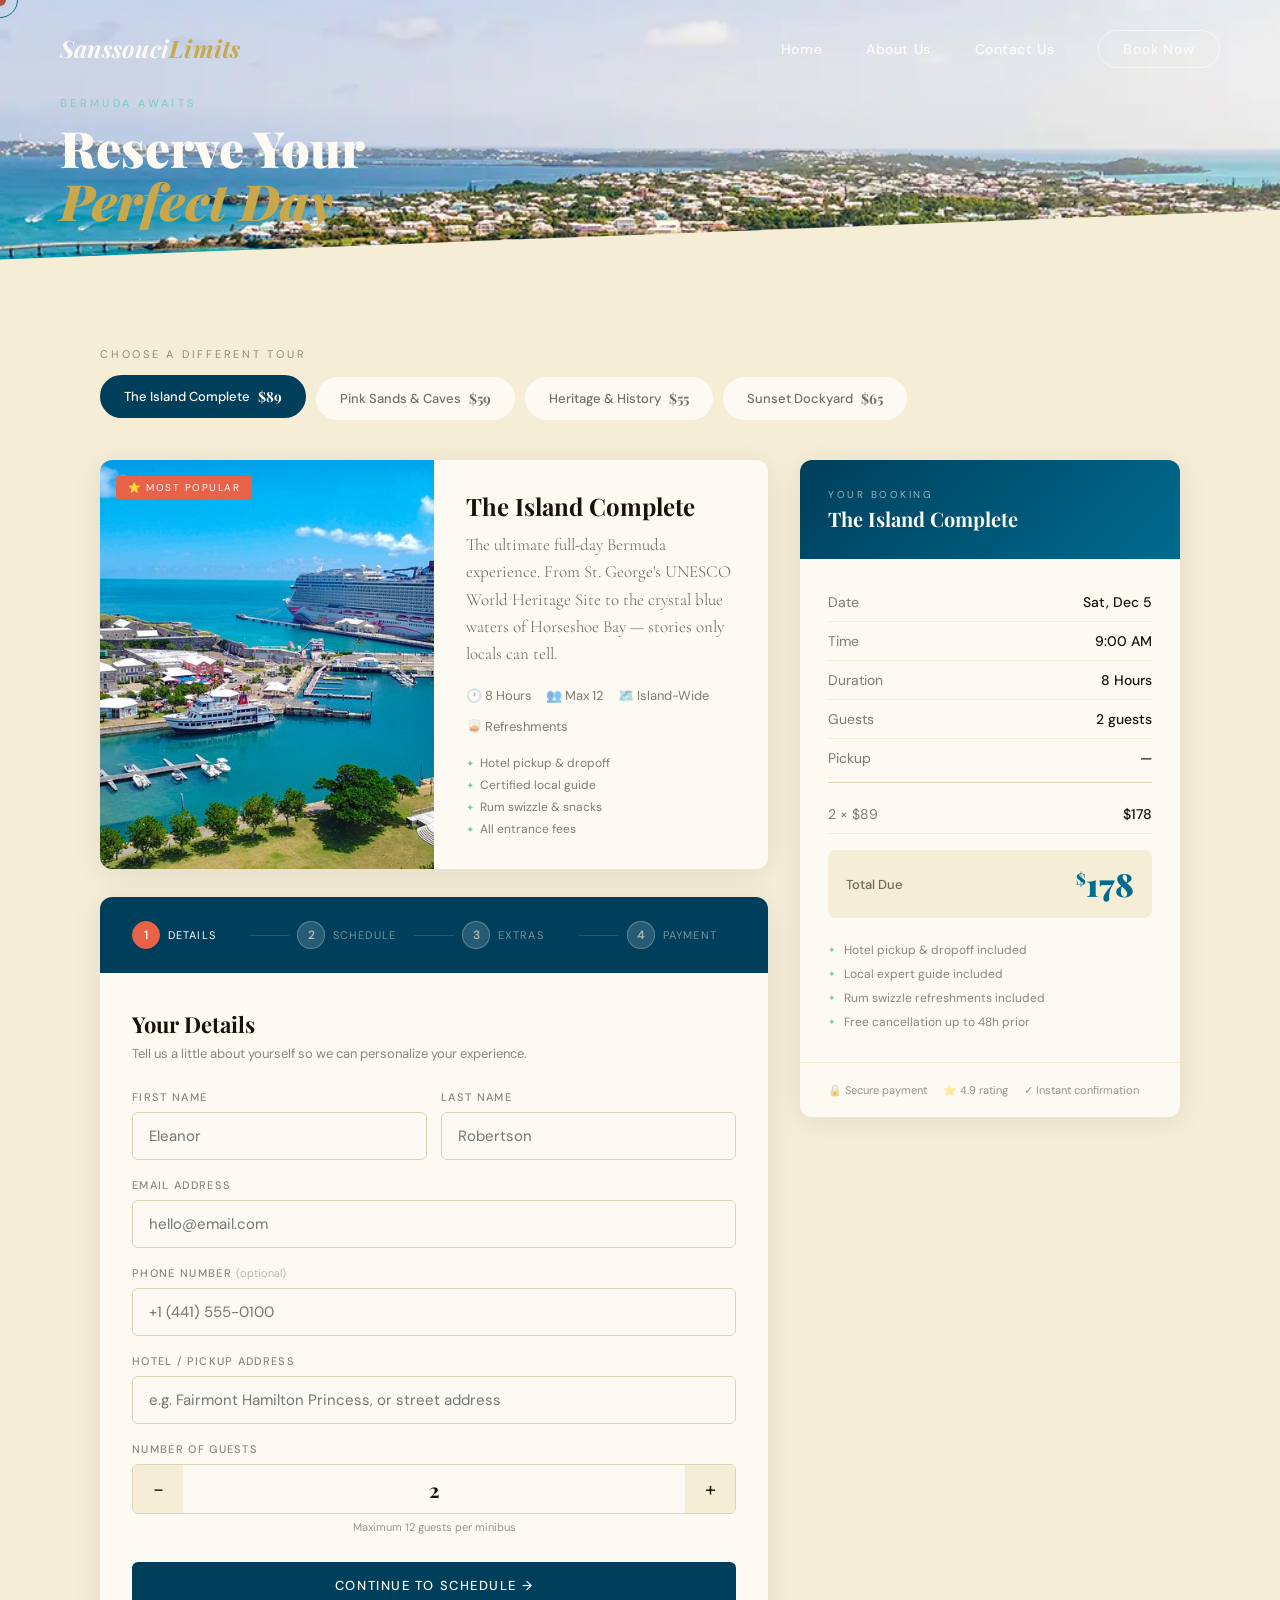
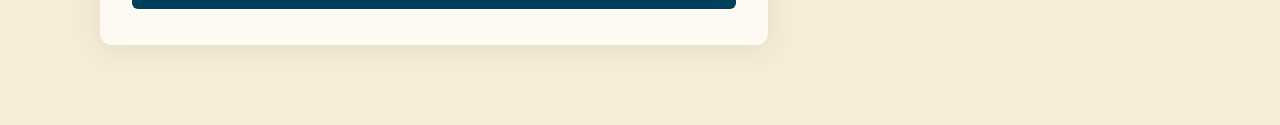
<file: Book/index.html>
<!DOCTYPE html>
<html lang="en">
<head>
<meta charset="UTF-8">
<meta name="viewport" content="width=device-width, initial-scale=1.0">
<title>Book Your Tour — Sanssouci Tours Bermuda</title>
<link rel="preconnect" href="https://fonts.googleapis.com">
<link rel="stylesheet" href="styles.css">
<link rel="preconnect" href="https://fonts.gstatic.com" crossorigin>
<link href="https://fonts.googleapis.com/css2?family=Playfair+Display:ital,wght@0,400;0,700;0,900;1,400;1,700&family=Cormorant+Garamond:ital,wght@0,300;0,400;0,500;1,300;1,400&family=DM+Sans:wght@300;400;500&display=swap" rel="stylesheet">

</head>
<body>

<!-- Custom Cursor -->
<div class="cursor" id="cursor"></div>
<div class="cursor-ring" id="cursorRing"></div>

<!-- NAV -->
<nav id="navbar">
  <a href="../index.html" class="nav-logo">Sanssouci<span>Limits</span></a>
  <ul class="nav-links">
    <li><a href="../index.html">Home</a></li>
    <li><a href="../index.html#about">About Us</a></li>
    <li><a href="../index.html#contact">Contact Us</a></li>
    <li><a href="#" class="nav-cta">Book Now</a></li>
  </ul>
  <button class="hamburger" id="hamburger" aria-label="Open menu" aria-expanded="false">
  <span></span>
  <span></span>
  <span></span>
</button>
</nav>
<!-- Mobile Menu -->
 <ul class="mobile-menu" id="mobileMenu">
  <li><a href="#home"    onclick="closeMenu()">Home</a></li>
  <li><a href="#about"   onclick="closeMenu()">About Us</a></li>
  <li><a href="#contact" onclick="closeMenu()">Contact Us</a></li>
  <li style="border:none">
    <a href="./Book/index.html" class="mobile-cta" onclick="closeMenu()">Book Now</a>
  </li>
</ul>

<!-- PAGE HEADER -->
<div class="page-header">
  <div class="page-header-inner">
    <div class="page-header-eyebrow">Bermuda Awaits</div>
    <h1 class="page-header-title">Reserve Your<br><em>Perfect Day</em></h1>
  </div>
</div>

<!-- SUCCESS PAGE (hidden until payment) -->
<div class="success-page" id="successPage">
  <div class="success-card">
    <div class="success-checkmark">✓</div>
    <div class="success-title">You're Booked!</div>
    <p class="success-subtitle">Get ready for the adventure of a lifetime. Your Bermuda story starts here.</p>
    <div class="success-ref" id="successRef">Booking #SST-00000</div>
    <div class="success-details" id="successDetails"></div>
    <a href="index.html" class="success-btn">← Back to Home</a>
  </div>
</div>

<!-- MAIN BOOKING UI -->
<div id="bookingUI">

  <!-- TOUR SWITCHER -->
  <div class="tour-switcher">
    <div class="switcher-label">Choose a different tour</div>
    <div class="switcher-tabs">
      <button class="switcher-tab" data-tour="island-complete" onclick="switchTour('island-complete')">
        The Island Complete <span class="tab-price">$89</span>
      </button>
      <button class="switcher-tab" data-tour="pink-sands" onclick="switchTour('pink-sands')">
        Pink Sands & Caves <span class="tab-price">$59</span>
      </button>
      <button class="switcher-tab" data-tour="heritage" onclick="switchTour('heritage')">
        Heritage & History <span class="tab-price">$55</span>
      </button>
      <button class="switcher-tab" data-tour="sunset" onclick="switchTour('sunset')">
        Sunset Dockyard <span class="tab-price">$65</span>
      </button>
    </div>
  </div>

  <!-- BOOKING LAYOUT -->
  <div class="booking-layout">

    <!-- LEFT: Tour preview + form -->
    <div>

      <!-- Tour Preview Card -->
      <div class="tour-preview" id="tourPreviewCard">
        <div class="tour-preview-img">
          <img id="previewImg" src="" alt="Tour">
          <span class="tp-tag" id="previewTag"></span>
        </div>
        <div class="tour-preview-info">
          <div class="tp-name" id="previewName"></div>
          <div class="tp-desc" id="previewDesc"></div>
          <div class="tp-meta" id="previewMeta"></div>
          <div class="tp-includes" id="previewIncludes"></div>
        </div>
      </div>

      <!-- MULTI-STEP FORM -->
      <div class="booking-form-card">

        <!-- Step Progress -->
        <div class="step-progress">
          <div class="step-item active" id="stepIndicator1">
            <div class="step-num">1</div>
            <div class="step-label">Details</div>
          </div>
          <div class="step-connector"></div>
          <div class="step-item" id="stepIndicator2">
            <div class="step-num">2</div>
            <div class="step-label">Schedule</div>
          </div>
          <div class="step-connector"></div>
          <div class="step-item" id="stepIndicator3">
            <div class="step-num">3</div>
            <div class="step-label">Extras</div>
          </div>
          <div class="step-connector"></div>
          <div class="step-item" id="stepIndicator4">
            <div class="step-num">4</div>
            <div class="step-label">Payment</div>
          </div>
        </div>

        <!-- Step 1: Personal Details -->
        <div class="form-step active" id="step1">
          <div class="step-title">Your Details</div>
          <div class="step-subtitle">Tell us a little about yourself so we can personalize your experience.</div>
          <div class="form-row">
            <div class="form-group">
              <label class="form-label">First Name</label>
              <input type="text" class="form-input" id="firstName" placeholder="Eleanor">
            </div>
            <div class="form-group">
              <label class="form-label">Last Name</label>
              <input type="text" class="form-input" id="lastName" placeholder="Robertson">
            </div>
          </div>
          <div class="form-group">
            <label class="form-label">Email Address</label>
            <input type="email" class="form-input" id="emailInput" placeholder="hello@email.com">
          </div>
          <div class="form-group">
            <label class="form-label">Phone Number <span style="font-weight:300;text-transform:none;letter-spacing:0;color:rgba(26,18,8,.35)">(optional)</span></label>
            <input type="tel" class="form-input" id="phoneInput" placeholder="+1 (441) 555-0100">
          </div>
          <div class="form-group">
            <label class="form-label">Hotel / Pickup Address</label>
            <input type="text" class="form-input" id="pickupInput" placeholder="e.g. Fairmont Hamilton Princess, or street address">
          </div>
          <div class="form-group">
            <label class="form-label">Number of Guests</label>
            <div class="guest-stepper">
              <button class="stepper-btn" onclick="changeGuests(-1)">−</button>
              <div class="stepper-val" id="guestCount">2</div>
              <button class="stepper-btn" onclick="changeGuests(1)">+</button>
            </div>
            <div class="stepper-label">Maximum 12 guests per minibus</div>
          </div>
          <div class="step-nav">
            <button class="btn-next" onclick="goToStep(2)">Continue to Schedule →</button>
          </div>
        </div>

        <!-- Step 2: Schedule -->
        <div class="form-step" id="step2">
          <div class="step-title">Pick Your Date</div>
          <div class="step-subtitle">All tours run daily. We recommend booking at least 48 hours ahead.</div>
          <div class="date-time-grid">
            <div class="form-group">
              <label class="form-label">Tour Date</label>
              <input type="date" class="form-input" id="tourDate" onchange="updateSummary()">
            </div>
            <div class="form-group">
              <label class="form-label">Preferred Time</label>
              <select class="form-input" id="tourTime" onchange="updateSummary()">
                <option value="8:00 AM">8:00 AM</option>
                <option value="9:00 AM" selected>9:00 AM</option>
                <option value="10:00 AM">10:00 AM</option>
                <option value="11:00 AM">11:00 AM</option>
                <option value="12:00 PM">12:00 PM</option>
                <option value="1:00 PM">1:00 PM</option>
                <option value="2:00 PM">2:00 PM</option>
                <option value="3:00 PM">3:00 PM</option>
                <option value="4:00 PM">4:00 PM — Sunset tours only</option>
              </select>
            </div>
          </div>
          <div class="form-group">
            <label class="form-label">Special Requests <span style="font-weight:300;text-transform:none;letter-spacing:0;color:rgba(26,18,8,.35)">(optional)</span></label>
            <textarea class="form-input" id="specialRequests" rows="3" placeholder="Dietary needs, accessibility requirements, anniversary surprise..." style="resize:vertical;font-family:'DM Sans',sans-serif;"></textarea>
          </div>
          <div class="step-nav">
            <button class="btn-back" onclick="goToStep(1)">← Back</button>
            <button class="btn-next" onclick="goToStep(3)">Continue to Extras →</button>
          </div>
        </div>

        <!-- Step 3: Extras -->
        <div class="form-step" id="step3">
          <div class="step-title">Enhance Your Tour</div>
          <div class="step-subtitle">Optional add-ons to make your day even more special.</div>
          <div class="extras-grid">
            <div class="extra-item" onclick="toggleExtra(this, 'Photography Package', 35)" data-extra="photo">
              <div class="extra-check">✓</div>
              <div>
                <div class="extra-name">📸 Photo Package</div>
                <div class="extra-price">+$35/person</div>
                <div class="extra-desc">Professional photos delivered digitally</div>
              </div>
            </div>
            <div class="extra-item" onclick="toggleExtra(this, 'Rum Swizzle Upgrade', 18)" data-extra="rum">
              <div class="extra-check">✓</div>
              <div>
                <div class="extra-name">🥃 Swizzle Upgrade</div>
                <div class="extra-price">+$18/person</div>
                <div class="extra-desc">Premium rum + local snack board</div>
              </div>
            </div>
            <div class="extra-item" onclick="toggleExtra(this, 'Snorkeling Kit', 25)" data-extra="snorkel">
              <div class="extra-check">✓</div>
              <div>
                <div class="extra-name">🤿 Snorkel Kit</div>
                <div class="extra-price">+$25/person</div>
                <div class="extra-desc">Mask, fins & guided reef stop</div>
              </div>
            </div>
            <div class="extra-item" onclick="toggleExtra(this, 'Lunch Hamper', 28)" data-extra="lunch">
              <div class="extra-check">✓</div>
              <div>
                <div class="extra-name">🧺 Lunch Hamper</div>
                <div class="extra-price">+$28/person</div>
                <div class="extra-desc">Gourmet Bermudian picnic basket</div>
              </div>
            </div>
          </div>
          <div class="step-nav">
            <button class="btn-back" onclick="goToStep(2)">← Back</button>
            <button class="btn-next" onclick="goToStep(4)">Continue to Payment →</button>
          </div>
        </div>

        <!-- Step 4: Payment -->
        <div class="form-step" id="step4">
          <div class="step-title">Secure Payment</div>
          <div class="step-subtitle">Your booking is protected with 256-bit SSL encryption.</div>
          <div class="secure-badge">🔒 All transactions are encrypted and secure.</div>
          <div class="card-logos">
            <span class="card-logo">VISA</span>
            <span class="card-logo">MC</span>
            <span class="card-logo">AMEX</span>
            <span class="card-logo">DISC</span>
          </div>
          <div class="form-group">
            <label class="form-label">Cardholder Name</label>
            <input type="text" class="form-input" id="cardName" placeholder="Eleanor Robertson">
          </div>
          <div class="form-group">
            <label class="form-label">Card Number</label>
            <div class="card-input-wrap">
              <input type="text" class="form-input" id="cardNum" placeholder="1234  5678  9012  3456" maxlength="19" oninput="formatCard(this)">
              <span class="card-type" id="cardTypeLabel"></span>
            </div>
          </div>
          <div class="form-row">
            <div class="form-group">
              <label class="form-label">Expiry Date</label>
              <input type="text" class="form-input" id="cardExpiry" placeholder="MM / YY" maxlength="7" oninput="formatExpiry(this)">
            </div>
            <div class="form-group">
              <label class="form-label">CVV</label>
              <input type="text" class="form-input" id="cardCvv" placeholder="•••" maxlength="4">
            </div>
          </div>
          <div style="background:var(--sand);border-radius:8px;padding:16px 20px;margin:20px 0;display:flex;justify-content:space-between;align-items:center;">
            <div>
              <div style="font-size:12px;color:rgba(26,18,8,.5);margin-bottom:2px;">Total Charged Today</div>
              <div style="font-size:11px;color:rgba(26,18,8,.4);">Free cancellation up to 48h before</div>
            </div>
            <div style="font-family:'Playfair Display',serif;font-size:28px;font-weight:700;color:var(--ocean)" id="finalTotal">$178</div>
          </div>
          <div class="step-nav">
            <button class="btn-back" onclick="goToStep(3)">← Back</button>
            <button class="btn-pay" onclick="handlePayment()">🔒 Confirm & Pay</button>
          </div>
        </div>

      </div><!-- /booking-form-card -->
    </div><!-- /left col -->

    <!-- ORDER SUMMARY SIDEBAR -->
    <div class="order-summary">
      <div class="os-header">
        <div class="os-header-label">Your Booking</div>
        <div class="os-tour-name" id="osTourName">The Island Complete</div>
      </div>
      <div class="os-body">
        <div class="os-row">
          <span class="os-row-label">Date</span>
          <span class="os-row-val" id="osDate">—</span>
        </div>
        <div class="os-row">
          <span class="os-row-label">Time</span>
          <span class="os-row-val" id="osTime">9:00 AM</span>
        </div>
        <div class="os-row">
          <span class="os-row-label">Duration</span>
          <span class="os-row-val" id="osDuration">8 Hours</span>
        </div>
        <div class="os-row">
          <span class="os-row-label">Guests</span>
          <span class="os-row-val" id="osGuests">2 guests</span>
        </div>
        <div class="os-row">
          <span class="os-row-label">Pickup</span>
          <span class="os-row-val" id="osPickup">—</span>
        </div>
        <div class="os-divider"></div>
        <div class="os-row">
          <span class="os-row-label" id="osBaseLabel">2 × $89</span>
          <span class="os-row-val" id="osBaseTotal">$178</span>
        </div>
        <div id="osExtrasRows"></div>
        <div class="os-total">
          <div class="os-total-label">Total Due</div>
          <div class="os-total-price"><sup>$</sup><span id="osTotalNum">178</span></div>
        </div>
      </div>
      <div class="os-perks">
        <div class="os-perk">Hotel pickup & dropoff included</div>
        <div class="os-perk">Local expert guide included</div>
        <div class="os-perk">Rum swizzle refreshments included</div>
        <div class="os-perk">Free cancellation up to 48h prior</div>
      </div>
      <div class="os-trust">
        <div class="trust-item">🔒 Secure payment</div>
        <div class="trust-item">⭐ 4.9 rating</div>
        <div class="trust-item">✓ Instant confirmation</div>
      </div>
    </div>

  </div><!-- /booking-layout -->
</div><!-- /bookingUI -->
<script src="scripts.js"></script>
</body>
</html>
</file>
<file: Book/styles.css>
:root {
    --ocean: #006B8F;
    --ocean-deep: #003F5C;
    --ocean-light: #4ABFDA;
    --coral: #E8624A;
    --sand: #F5EDD6;
    --sand-dark: #DDD4B8;
    --mint: #7ECBBC;
    --white: #FDFAF4;
    --ink: #1A1208;
    --gold: #C9A84C;
  }

  * { margin: 0; padding: 0; box-sizing: border-box; }
  html { scroll-behavior: smooth; }

  body {
    font-family: 'DM Sans', sans-serif;
    background: var(--sand);
    color: var(--ink);
    min-height: 100vh;
    cursor: none;
  }

/* Custom cursor */
.cursor {
  position: fixed;
  width: 12px;
  height: 12px;
  background: var(--coral);
  border-radius: 50%;
  pointer-events: none;
  z-index: 9999;
  transform: translate(-50%, -50%) scale(1);
  transform-origin: center;
  transition: width .3s, height .3s, opacity .2s;
  mix-blend-mode: multiply;
  opacity: 1;
}

.cursor-ring {
  position: fixed;
  width: 36px;
  height: 36px;
  border: 1.5px solid var(--ocean);
  border-radius: 50%;
  pointer-events: none;
  z-index: 9998;
  transform: translate(-50%, -50%);
  transition: opacity .3s;
  opacity: 1;
}

/* Pulse effect for mobile touch */
.cursor.cursor-pulse {
  animation: cursorPulse 0.2s ease-out;
}

@keyframes cursorPulse {
  0% {
    transform: translate(-50%, -50%) scale(1);
    opacity: 1;
  }
  100% {
    transform: translate(-50%, -50%) scale(2);
    opacity: 0;
  }
}

/* Hide by default on touch devices */
@media (hover: none) and (pointer: coarse) {
  .cursor,
  .cursor-ring {
    display: none !important;
  }
}

  /* NAV */
  nav {
    position: fixed;
    top: 0; left: 0; right: 0;
    z-index: 100;
    padding: 32px 60px;
    display: flex;
    align-items: center;
    justify-content: space-between;
    transition: all 0.4s ease;
  }
  nav.scrolled {
    background: rgba(0,30,45,0.92);
    backdrop-filter: blur(20px);
    padding: 20px 60px;
    box-shadow: 0 1px 0 rgba(0,0,0,0.2);
  }
  .nav-logo {
    font-family: 'Playfair Display', serif;
    font-size: 24px;
    font-weight: 700;
    font-style: italic;
    color: var(--white);
    text-decoration: none;
    letter-spacing: 0.01em;
  }
  .nav-logo span { color: var(--gold); }

  .nav-links {
    display: flex;
    gap: 44px;
    list-style: none;
    align-items: center;
  }
  .nav-links a {
    font-size: 14px;
    font-weight: 500;
    letter-spacing: 0.04em;
    color: rgba(255,255,255,0.9);
    text-decoration: none;
    transition: color 0.25s;
    position: relative;
  }
  .nav-links a::after {
    content: '';
    position: absolute;
    bottom: -4px; left: 0;
    width: 0; height: 1.5px;
    background: var(--coral);
    transition: width 0.3s ease;
  }
  .nav-links a:hover { color: var(--white); }
  .nav-links a:hover::after { width: 100%; }
  .nav-cta {
    background: transparent !important;
    color: var(--white) !important;
    padding: 9px 24px !important;
    border: 1.5px solid rgba(255,255,255,0.55) !important;
    border-radius: 30px !important;
    font-weight: 500 !important;
    letter-spacing: 0.06em !important;
    transition: all 0.3s !important;
  }
  .nav-cta::after { display: none !important; }
  .nav-cta:hover {
    background: var(--coral) !important;
    border-color: var(--coral) !important;
  }
/* HAMBURGER */
.hamburger {
  display: none;
  flex-direction: column;
  justify-content: center;
  gap: 5px;
  width: 36px; height: 36px;
  background: none;
  border: none;
  cursor: pointer;
  padding: 4px;
  z-index: 101;
}
.hamburger span {
  display: block;
  width: 24px; height: 2px;
  background: var(--ink);
  border-radius: 2px;
  transition: transform 0.3s ease, opacity 0.3s ease, width 0.3s ease;
  transform-origin: center;
}
.hamburger.open span:nth-child(1) { transform: translateY(7px) rotate(45deg); }
.hamburger.open span:nth-child(2) { opacity: 0; width: 0; }

/* MOBILE DROPDOWN */
.mobile-menu {
  display: none;
  position: fixed;
  top: 0; left: 0; right: 0;
  background: rgba(0, 30, 45, 0.92);
  backdrop-filter: blur(24px);
  z-index: 99;
  padding: 90px 40px 48px;
  flex-direction: column;
  gap: 0;
  transform: translateY(-100%);
  transition: transform 0.4s cubic-bezier(0.4, 0, 0.2, 1);
}
.mobile-menu.open { transform: translateY(0); }
.mobile-menu li {
  list-style: none;
  border-bottom: 1px solid rgba(255,255,255,0.07);
}
.mobile-menu a {
  display: block;
  padding: 18px 0;
  font-family: 'Playfair Display', serif;
  font-size: 20px;
  font-weight: 700;
  color: rgba(255,255,255,0.85);
  text-decoration: none;
  transition: color 0.2s, padding-left 0.2s;
}
.mobile-menu a:hover { color: var(--coral); padding-left: 8px; }
.mobile-menu .mobile-cta {
  display: inline-block;
  margin-top: 32px;
  background: var(--coral);
  color: var(--white) !important;
  padding: 16px 36px !important;
  border-radius: 40px;
  font-family: 'DM Sans', sans-serif !important;
  font-size: 14px !important;
  font-weight: 500 !important;
  letter-spacing: 0.08em;
  text-transform: uppercase;
}

  /* PAGE HEADER */
  .page-header {
    background: url(../Assets/experience.jpg) top/cover;
    padding: 50px 60px 70px;
    position: relative;
    overflow: visible;
  }
  .page-header::before {
    content: '';
    position: absolute; inset: 0;
    background: url('https://images.unsplash.com/photo-1586500036752-f57b0571e98b?w=1400&q=60') center/cover;
    opacity: 0.08;
  }
  .page-header::after {
    content: '';
    position: absolute; bottom: -1px; left: -5%; width: 110%; height: 91px;
    background: var(--sand);
    clip-path: polygon(0 60%, 100% 0%, 100% 100%, 0 100%);
  }
  .page-header-inner { position: relative; z-index: 2; padding-top: 4%}
  .page-header-eyebrow { font-size: 11px; letter-spacing: .3em; text-transform: uppercase; color: var(--mint); margin-bottom: 12px; }
  .page-header-title { font-family: 'Playfair Display', serif; font-size: clamp(36px, 4vw, 50px); font-weight: 900; color: var(--white); line-height: 1.05; }
  .page-header-title em { font-style: italic; color: var(--gold); }

  /* ENTRANCE ANIMATIONS */
@keyframes fadeUp {
  from { opacity: 0; transform: translateY(28px); }
  to   { opacity: 1; transform: translateY(0); }
}
@keyframes fadeIn {
  from { opacity: 0; }
  to   { opacity: 1; }
}

/* SCROLL REVEAL */
.reveal {
  opacity: 0;
  transform: translateY(28px);
  transition: opacity 0.65s ease, transform 0.65s ease;
}
.reveal.visible {
  opacity: 1;
  transform: none;
}

/* Page header text stagger */
.page-header-eyebrow {
  opacity: 0;
  animation: fadeUp 0.7s 0.2s forwards;
}
.page-header-title {
  opacity: 0;
  animation: fadeUp 0.8s 0.35s forwards;
}

/* Tour switcher slides up */
.tour-switcher {
  opacity: 0;
  animation: fadeUp 0.8s 0.5s forwards;
}

/* Tour preview card */
.tour-preview {
  opacity: 0;
  animation: fadeUp 0.75s 0.55s forwards;
}

/* Booking form card */
.booking-form-card {
  opacity: 0;
  animation: fadeUp 0.75s 0.65s forwards;
}

/* Order summary sidebar */
.order-summary {
  opacity: 0;
  animation: fadeUp 0.75s 0.75s forwards;
}

/* Step transition — already defined, make it snappier */
@keyframes stepIn {
  from { opacity: 0; transform: translateY(16px); }
  to   { opacity: 1; transform: none; }
}
.form-step.active { animation: stepIn 0.35s cubic-bezier(0.4, 0, 0.2, 1); }

/* Vehicle card hover lift */
.vehicle-card {
  transition: transform 0.25s ease, box-shadow 0.25s ease, border-color 0.25s ease;
}

/* Switcher tab transitions */
.switcher-tab {
  transition: background 0.25s ease, border-color 0.25s ease,
              color 0.25s ease, transform 0.2s ease;
}
.switcher-tab:hover { transform: translateY(-2px); }
.switcher-tab.active { transform: translateY(-2px); }

/* Extra item cards */
.extra-item {
  transition: border-color 0.2s ease, background 0.2s ease,
              transform 0.2s ease;
}
.extra-item:hover { transform: translateY(-2px); }

/* Submit button pulse on hover */
.btn-pay {
  transition: background 0.3s ease, transform 0.2s ease, box-shadow 0.3s ease;
}
.btn-pay:hover {
  box-shadow: 0 8px 28px rgba(232,98,74,0.35);
}

/* Order summary total number count-up feel */
#osTotalNum {
  transition: opacity 0.2s ease;
}

/* Form input focus transitions — smoother than default */
.form-input, .form-select {
  transition: border-color 0.2s ease, box-shadow 0.2s ease, background 0.2s ease;
}

/* Success card */
.success-card {
  animation: successIn 0.5s cubic-bezier(0.34, 1.56, 0.64, 1) both;
}
@keyframes successIn {
  from { opacity: 0; transform: scale(0.9) translateY(24px); }
  to   { opacity: 1; transform: none; }
}
.success-checkmark {
  animation: checkPop 0.6s 0.3s cubic-bezier(0.34, 1.56, 0.64, 1) both;
}
@keyframes checkPop {
  from { opacity: 0; transform: scale(0.5); }
  to   { opacity: 1; transform: scale(1); }
}
.success-ref {
  animation: fadeUp 0.6s 0.5s both;
}
.success-details {
  animation: fadeUp 0.6s 0.65s both;
}
.success-btn {
  animation: fadeUp 0.6s 0.8s both;
}
  /* TOUR SWITCHER */
  .tour-switcher {
    padding: 50px 60px 0;
    max-width: 1200px;
    margin: 0 auto;
  }
  .switcher-label { font-size: 11px; letter-spacing: .25em; text-transform: uppercase; color: rgba(26,18,8,.45); margin-bottom: 16px; }
  .switcher-tabs {
    display: flex; gap: 10px; flex-wrap: wrap;
  }
  .switcher-tab {
    background: var(--white);
    border: 2px solid transparent;
    border-radius: 40px;
    padding: 10px 22px;
    font-family: 'DM Sans', sans-serif;
    font-size: 13px;
    font-weight: 500;
    color: rgba(26,18,8,.6);
    cursor: pointer;
    transition: all .25s;
    white-space: nowrap;
    display: flex; align-items: center; gap: 8px;
  }
  .switcher-tab:hover { border-color: var(--ocean-light); color: var(--ocean); }
  .switcher-tab.active { background: var(--ocean-deep); border-color: var(--ocean-deep); color: var(--white); }
  .switcher-tab .tab-price { font-family: 'Playfair Display', serif; font-weight: 700; font-size: 14px; }

  /* MAIN LAYOUT */
  .booking-layout {
    display: grid;
    grid-template-columns: 1fr 380px;
    gap: 32px;
    padding: 40px 60px 80px;
    max-width: 1200px;
    margin: 0 auto;
    align-items: start;
  }

  /* TOUR PREVIEW CARD */
  .tour-preview {
    background: var(--white);
    border-radius: 12px;
    overflow: hidden;
    box-shadow: 0 4px 30px rgba(0,0,0,.08);
    margin-bottom: 28px;
    display: grid;
    grid-template-columns: 1fr 1fr;
    min-height: 240px;
  }
  .tour-preview-img {
    position: relative;
    overflow: hidden;
  }
  .tour-preview-img img { width: 100%; height: 100%; object-fit: cover; display: block; transition: transform .5s; }
  .tour-preview:hover .tour-preview-img img { transform: scale(1.04); }
  .tp-tag {
    position: absolute; top: 16px; left: 16px;
    background: var(--coral); color: var(--white);
    font-size: 10px; letter-spacing: .15em; text-transform: uppercase;
    padding: 5px 12px; border-radius: 2px;
  }
  .tour-preview-info { padding: 32px; }
  .tp-name { font-family: 'Playfair Display', serif; font-size: 24px; font-weight: 700; margin-bottom: 10px; line-height: 1.2; }
  .tp-desc { font-family: 'Cormorant Garamond', serif; font-size: 17px; font-weight: 300; color: rgba(26,18,8,.65); line-height: 1.6; margin-bottom: 20px; }
  .tp-meta { display: flex; flex-wrap: wrap; gap: 14px; margin-bottom: 20px; }
  .tp-meta-item { display: flex; align-items: center; gap: 6px; font-size: 13px; color: rgba(26,18,8,.55); }
  .tp-includes { display: flex; flex-direction: column; gap: 6px; }
  .tp-include { font-size: 12px; color: rgba(26,18,8,.55); display: flex; align-items: center; gap: 6px; }
  .tp-include::before { content: '✦'; color: var(--mint); font-size: 10px; }

  /* BOOKING FORM CARD */
  .booking-form-card {
    background: var(--white);
    border-radius: 12px;
    overflow: hidden;
    box-shadow: 0 4px 30px rgba(0,0,0,.08);
  }

  /* Step progress */
  .step-progress {
    background: var(--ocean-deep);
    padding: 24px 32px;
    display: flex;
    align-items: center;
    gap: 0;
  }
  .step-item {
    display: flex;
    align-items: center;
    gap: 8px;
    flex: 1;
  }
  .step-num {
    width: 28px; height: 28px;
    border-radius: 50%;
    background: rgba(255,255,255,.15);
    border: 1.5px solid rgba(255,255,255,.25);
    display: flex; align-items: center; justify-content: center;
    font-size: 12px; font-weight: 600; color: rgba(253,250,244,.6);
    flex-shrink: 0; transition: all .3s;
  }
  .step-item.active .step-num, .step-item.done .step-num {
    background: var(--coral); border-color: var(--coral); color: var(--white);
  }
  .step-item.done .step-num::after { content: '✓'; }
  .step-item.done .step-num { font-size: 0; }
  .step-item.done .step-num::after { font-size: 12px; }
  .step-label { font-size: 11px; letter-spacing: .1em; text-transform: uppercase; color: rgba(253,250,244,.45); transition: color .3s; white-space: nowrap; }
  .step-item.active .step-label { color: var(--white); }
  .step-connector { flex: 1; height: 1px; background: rgba(255,255,255,.12); margin: 0 8px; max-width: 40px; }

  /* Form steps */
  .form-step { display: none; padding: 36px 32px; }
  .form-step.active { display: block; animation: stepIn .3s ease; }
  @keyframes stepIn { from { opacity: 0; transform: translateY(12px); } to { opacity: 1; transform: none; } }

  .step-title { font-family: 'Playfair Display', serif; font-size: 22px; font-weight: 700; margin-bottom: 6px; }
  .step-subtitle { font-size: 13px; color: rgba(26,18,8,.5); margin-bottom: 28px; }

  .form-group { margin-bottom: 18px; }
  .form-row { display: grid; grid-template-columns: 1fr 1fr; gap: 14px; }
  .form-label {
    display: block; font-size: 11px; font-weight: 500;
    letter-spacing: .12em; text-transform: uppercase;
    color: rgba(26,18,8,.5); margin-bottom: 8px;
  }
  .form-input, .form-select {
    width: 100%; padding: 13px 16px;
    border: 1.5px solid var(--sand-dark);
    border-radius: 6px;
    font-family: 'DM Sans', sans-serif; font-size: 15px;
    color: var(--ink); background: var(--white);
    transition: border-color .2s, box-shadow .2s;
    -webkit-appearance: none;
  }
  .form-input:focus, .form-select:focus {
    outline: none; border-color: var(--ocean);
    box-shadow: 0 0 0 3px rgba(0,107,143,.08);
  }
  .form-input.error { border-color: var(--coral); }

  /* Guest stepper */
  .guest-stepper {
    display: flex; align-items: center; gap: 0;
    border: 1.5px solid var(--sand-dark); border-radius: 6px;
    overflow: hidden; height: 50px;
  }
  .stepper-btn {
    width: 50px; height: 100%;
    background: var(--sand); border: none;
    font-size: 20px; cursor: pointer; color: var(--ink);
    transition: background .2s; flex-shrink: 0;
    font-family: 'DM Sans', sans-serif;
    display: flex; align-items: center; justify-content: center;
  }
  .stepper-btn:hover { background: var(--sand-dark); }
  .stepper-val {
    flex: 1; text-align: center;
    font-family: 'Playfair Display', serif; font-size: 20px; font-weight: 700;
    color: var(--ink); border: none; background: transparent;
    outline: none; pointer-events: none;
  }
  .stepper-label { font-size: 11px; color: rgba(26,18,8,.45); text-align: center; margin-top: 6px; }

  /* Date & time picker */
  .date-time-grid { display: grid; grid-template-columns: 1fr 1fr; gap: 14px; }

  /* Extras checkboxes */
  .extras-grid { display: grid; grid-template-columns: 1fr 1fr; gap: 10px; }
  .extra-item {
    border: 1.5px solid var(--sand-dark);
    border-radius: 6px; padding: 14px;
    cursor: pointer; transition: all .2s;
    display: flex; align-items: flex-start; gap: 10px;
  }
  .extra-item:hover { border-color: var(--ocean-light); }
  .extra-item.selected { border-color: var(--ocean); background: rgba(0,107,143,.04); }
  .extra-check {
    width: 18px; height: 18px; border: 1.5px solid var(--sand-dark);
    border-radius: 4px; flex-shrink: 0; margin-top: 1px;
    display: flex; align-items: center; justify-content: center;
    transition: all .2s; font-size: 11px;
  }
  .extra-item.selected .extra-check { background: var(--ocean); border-color: var(--ocean); color: var(--white); }
  .extra-name { font-size: 13px; font-weight: 500; margin-bottom: 2px; }
  .extra-price { font-size: 12px; color: var(--ocean); font-weight: 600; }
  .extra-desc { font-size: 11px; color: rgba(26,18,8,.45); margin-top: 2px; }

  /* Payment section */
  .card-logos { display: flex; gap: 8px; margin-bottom: 20px; }
  .card-logo {
    background: var(--sand); border: 1px solid var(--sand-dark);
    border-radius: 4px; padding: 4px 10px;
    font-size: 11px; font-weight: 700; color: var(--ocean-deep);
    letter-spacing: .05em;
  }
  .card-input-wrap { position: relative; }
  .card-input-wrap .card-type {
    position: absolute; right: 14px; top: 50%; transform: translateY(-50%);
    font-size: 11px; font-weight: 700; color: rgba(26,18,8,.3);
    pointer-events: none;
  }
  .secure-badge {
    display: flex; align-items: center; gap: 8px;
    background: rgba(126,203,188,.1); border: 1px solid rgba(126,203,188,.3);
    border-radius: 6px; padding: 10px 14px; margin-bottom: 20px;
    font-size: 12px; color: rgba(26,18,8,.6);
  }

  /* Step nav buttons */
  .step-nav { display: flex; gap: 12px; margin-top: 28px; }
  .btn-next {
    flex: 1; background: var(--ocean-deep); color: var(--white);
    border: none; padding: 15px; font-family: 'DM Sans', sans-serif;
    font-size: 13px; font-weight: 500; letter-spacing: .12em;
    text-transform: uppercase; border-radius: 6px; cursor: pointer;
    transition: background .3s, transform .2s;
  }
  .btn-next:hover { background: var(--coral); transform: translateY(-1px); }
  .btn-back {
    background: transparent; color: rgba(26,18,8,.5);
    border: 1.5px solid var(--sand-dark); padding: 15px 20px;
    font-family: 'DM Sans', sans-serif; font-size: 13px; font-weight: 500;
    border-radius: 6px; cursor: pointer; transition: all .2s;
  }
  .btn-back:hover { border-color: var(--ocean); color: var(--ocean); }
  .btn-pay {
    flex: 1; background: var(--coral); color: var(--white);
    border: none; padding: 17px; font-family: 'DM Sans', sans-serif;
    font-size: 14px; font-weight: 500; letter-spacing: .1em;
    text-transform: uppercase; border-radius: 6px; cursor: pointer;
    transition: background .3s, transform .2s;
    display: flex; align-items: center; justify-content: center; gap: 8px;
  }
  .btn-pay:hover { background: var(--ocean-deep); transform: translateY(-1px); }

  /* ORDER SUMMARY SIDEBAR */
  .order-summary {
    position: sticky; top: 90px;
    background: var(--white); border-radius: 12px;
    box-shadow: 0 4px 30px rgba(0,0,0,.08);
    overflow: hidden;
  }
  .os-header {
    background: linear-gradient(135deg, var(--ocean-deep), var(--ocean));
    padding: 28px;
    color: var(--white);
  }
  .os-header-label { font-size: 10px; letter-spacing: .25em; text-transform: uppercase; opacity: .6; margin-bottom: 6px; }
  .os-tour-name { font-family: 'Playfair Display', serif; font-size: 20px; font-weight: 700; line-height: 1.2; }
  .os-body { padding: 24px 28px; }

  .os-row {
    display: flex; justify-content: space-between; align-items: center;
    padding: 10px 0;
    border-bottom: 1px solid var(--sand);
    font-size: 14px;
  }
  .os-row:last-of-type { border-bottom: none; }
  .os-row-label { color: rgba(26,18,8,.55); }
  .os-row-val { font-weight: 500; color: var(--ink); }
  .os-row-val.highlight { color: var(--ocean); font-family: 'Playfair Display', serif; font-size: 16px; font-weight: 700; }

  .os-divider { height: 1px; background: var(--sand-dark); margin: 4px 0 12px; }

  .os-total {
    background: var(--sand);
    border-radius: 8px;
    padding: 18px;
    margin-top: 16px;
    display: flex;
    justify-content: space-between;
    align-items: center;
  }
  .os-total-label { font-size: 13px; color: rgba(26,18,8,.6); font-weight: 500; }
  .os-total-price {
    font-family: 'Playfair Display', serif;
    font-size: 32px; font-weight: 900; color: var(--ocean);
    line-height: 1;
  }
  .os-total-price sup { font-size: 16px; vertical-align: super; }

  .os-perks { padding: 0 28px 24px; }
  .os-perk { display: flex; align-items: center; gap: 8px; font-size: 12px; color: rgba(26,18,8,.5); margin-bottom: 8px; }
  .os-perk::before { content: '✦'; color: var(--mint); font-size: 9px; }

  .os-trust {
    border-top: 1px solid var(--sand);
    padding: 20px 28px;
    display: flex; gap: 16px; flex-wrap: wrap;
  }
  .trust-item { display: flex; align-items: center; gap: 6px; font-size: 11px; color: rgba(26,18,8,.45); }

  /* SUCCESS PAGE */
  .success-page {
    display: none;
    min-height: calc(100vh - 80px);
    align-items: center;
    justify-content: center;
    padding: 60px 30px;
  }
  .success-page.active { display: flex; }
  .success-card {
    background: var(--white);
    border-radius: 16px;
    padding: 70px 60px;
    text-align: center;
    max-width: 520px;
    width: 100%;
    box-shadow: 0 20px 80px rgba(0,0,0,.12);
    animation: successIn .5s cubic-bezier(.34,1.56,.64,1) both;
  }
  @keyframes successIn { from { opacity: 0; transform: scale(.9) translateY(20px); } to { opacity: 1; transform: none; } }
  .success-checkmark {
    width: 90px; height: 90px;
    background: linear-gradient(135deg, var(--mint), var(--ocean-light));
    border-radius: 50%;
    display: flex; align-items: center; justify-content: center;
    font-size: 40px; margin: 0 auto 32px;
    box-shadow: 0 10px 40px rgba(74,191,218,.35);
  }
  .success-title { font-family: 'Playfair Display', serif; font-size: 38px; font-weight: 900; margin-bottom: 12px; }
  .success-subtitle { font-family: 'Cormorant Garamond', serif; font-size: 20px; font-weight: 300; color: rgba(26,18,8,.6); line-height: 1.6; margin-bottom: 12px; }
  .success-ref {
    display: inline-block;
    background: var(--sand); border-radius: 6px;
    padding: 10px 20px; font-size: 13px;
    letter-spacing: .15em; color: var(--ocean-deep);
    font-weight: 600; margin-bottom: 36px; text-transform: uppercase;
  }
  .success-details {
    background: var(--sand); border-radius: 8px;
    padding: 20px; text-align: left; margin-bottom: 32px;
  }
  .success-detail-row { display: flex; justify-content: space-between; font-size: 14px; margin-bottom: 8px; }
  .success-detail-row:last-child { margin-bottom: 0; }
  .success-detail-label { color: rgba(26,18,8,.5); }
  .success-detail-val { font-weight: 600; }
  .success-btn { display: inline-block; background: var(--ocean-deep); color: var(--white); padding: 14px 36px; border-radius: 6px; text-decoration: none; font-size: 13px; font-weight: 500; letter-spacing: .1em; text-transform: uppercase; transition: background .3s; }
  .success-btn:hover { background: var(--coral); }

  /* RESPONSIVE */
  @media (max-width: 1024px) {
    nav { padding: 24px 15px; }
    nav.scrolled { padding: 16px 68px; }
    .page-header { padding: 40px 30px 60px; }
    .tour-switcher { padding: 40px 30px 0; }
    .booking-layout { grid-template-columns: 1fr; padding: 30px 30px 60px; }
    .order-summary { position: static; }
    .tour-preview { grid-template-columns: 1fr; }
    .tour-preview-img { height: 220px; }
    .extras-grid { grid-template-columns: 1fr; }
  }
  @media (max-width: 600px) {
    nav { padding: 22px 24px; }
    nav.scrolled { padding: 16px 24px; }
    .cursor { opacity: 0; }
    .nav-links { display: none; }
    .hamburger { display: flex; }
    .mobile-menu { display: flex; }
    .page-header { padding: 30px 20px 50px; }
    .tour-switcher { padding: 30px 20px 0; }
    .booking-layout { padding: 24px 20px 50px; }
    .form-row { grid-template-columns: 1fr; }
    .date-time-grid { grid-template-columns: 1fr; }
    .form-step { padding: 28px 20px; }
    .success-card { padding: 50px 28px; }
    .success-title { font-size: 30px; }
    .step-label { display: none; }
  }
</file>
